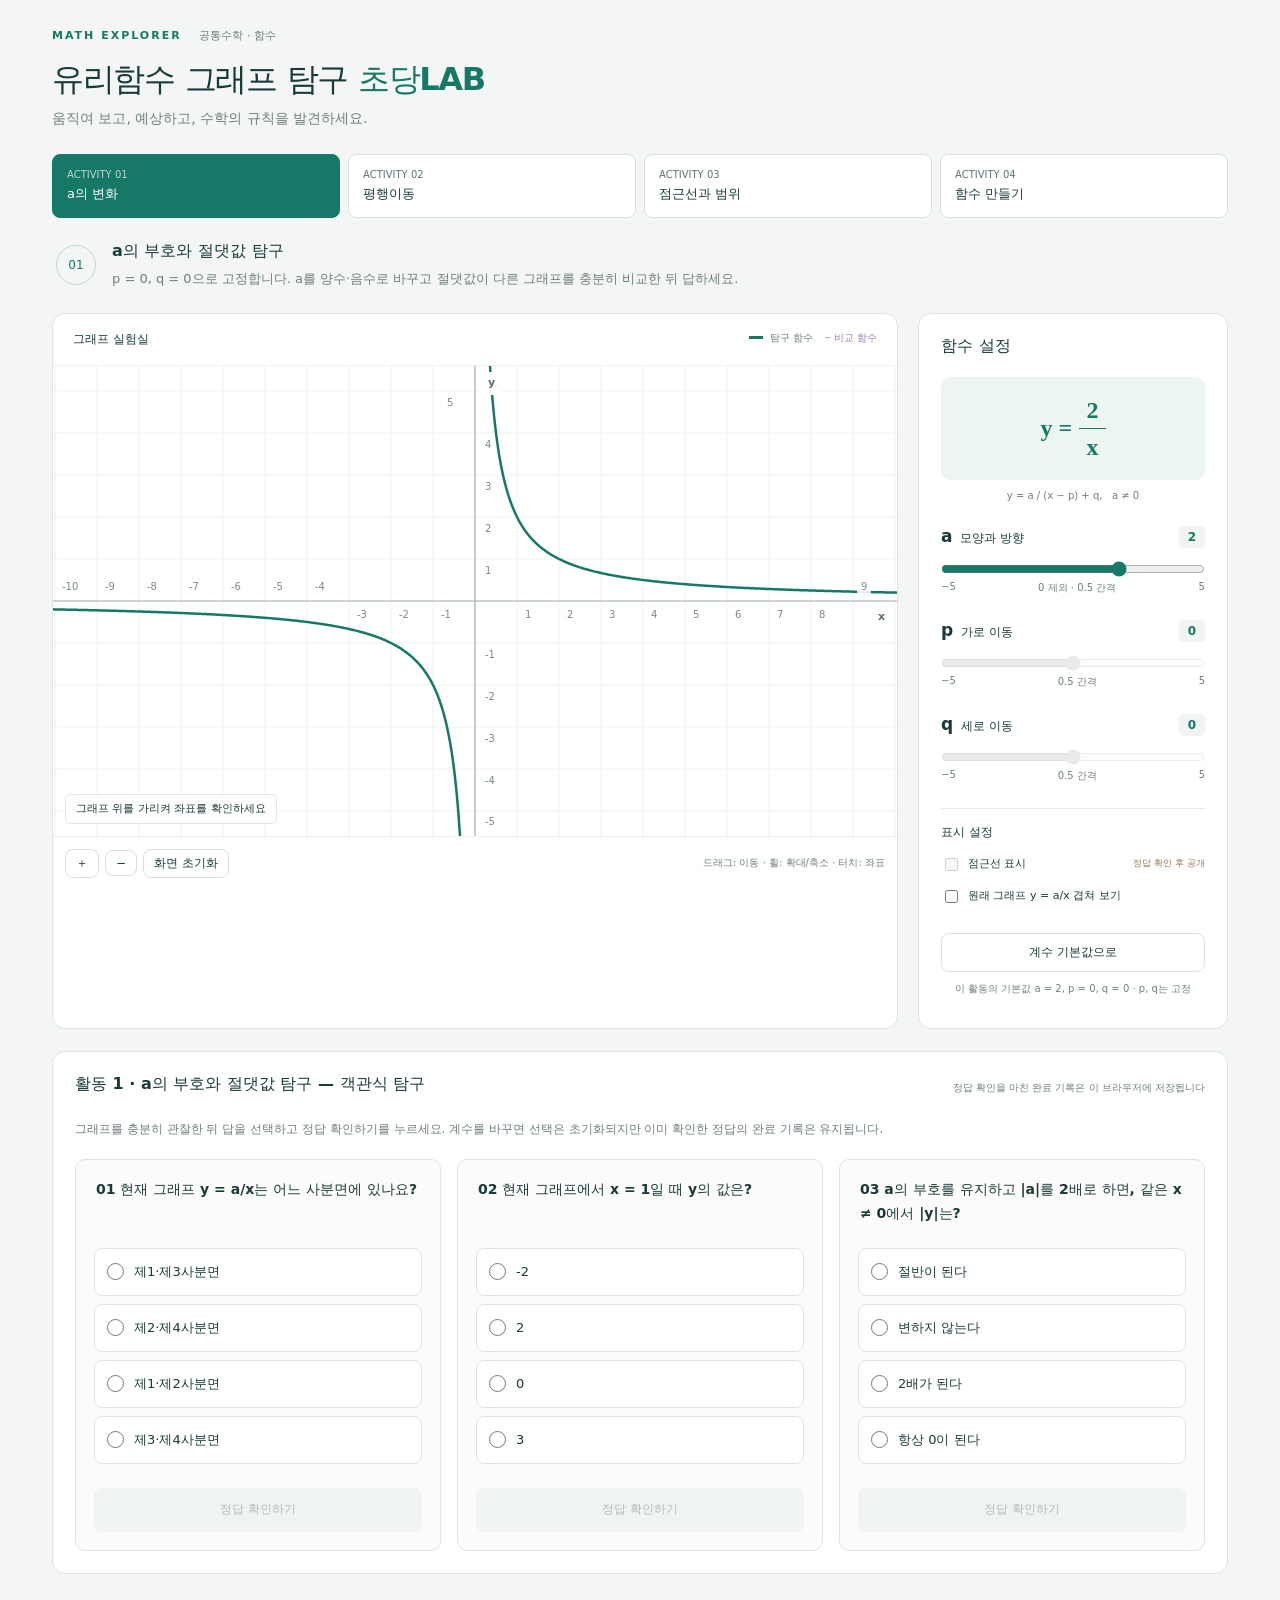
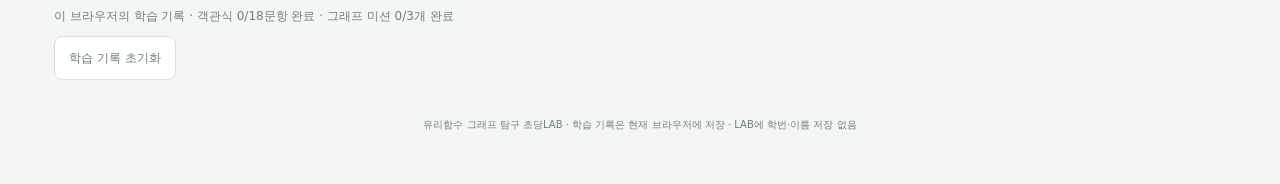
<file: index.html>
<!-- tools/build.py로 생성됨. 화면 구조는 tools/index.template.html에서 편집하세요. -->
<!doctype html>
<html lang="ko"><head><meta charset="utf-8"><meta name="viewport" content="width=device-width,initial-scale=1"><title>유리함수 그래프 탐구 초당LAB</title><link rel="icon" href="data:,"><!-- 편집 원본: style.css -->
<style>
:root{font-family:system-ui,-apple-system,"Segoe UI",sans-serif;color:#183b3a;background:#f3f6f4;font-synthesis:none;--green:#167968;--muted:#6c807b}*{box-sizing:border-box}body{margin:0}header,main{max-width:1240px;margin:auto;padding:28px 32px}header{padding-bottom:26px}.brand{font-size:11px;letter-spacing:2px;color:var(--green);font-weight:800}.brand span{letter-spacing:0;color:var(--muted);margin-left:12px;font-weight:500}h1{font-size:32px;letter-spacing:-1.3px;margin:15px 0 8px}em{font-style:normal;color:var(--green)}header p{font-size:14px;color:var(--muted);margin:0}main{padding-top:0}nav{display:grid;grid-template-columns:repeat(4,1fr);gap:8px}button{font:inherit;cursor:pointer;border:1px solid #d7e2dc;background:white;border-radius:8px;color:inherit;padding:10px 14px}button:hover{background:#eaf3ee}button:focus-visible,input:focus-visible,textarea:focus-visible{outline:3px solid #dc9a45;outline-offset:3px}nav button{text-align:left;font-size:13px;padding:14px}nav button span{display:block;font-size:10px;margin-bottom:5px;opacity:.7}nav button.active{background:var(--green);color:white;border-color:var(--green)}.prompt{display:flex;gap:16px;align-items:center;padding:23px 4px}.prompt>span{font-size:12px;color:var(--green);border:1px solid #bed9cb;border-radius:50%;width:40px;height:40px;display:grid;place-items:center;flex-shrink:0}h2{font-size:16px;margin:0 0 7px}.prompt p{font-size:13px;margin:0;color:var(--muted);line-height:1.6}.workspace{display:grid;grid-template-columns:minmax(0,1fr) 310px;gap:20px}.plot-panel,aside,.notes{background:white;border:1px solid #dce5df;border-radius:13px;overflow:hidden}.plot-head{display:flex;justify-content:space-between;padding:17px 20px;font-size:12px;border-bottom:1px solid #edf0ed}.plot-head span{font-size:10px;color:var(--muted)}i{display:inline-block;background:var(--green);width:14px;height:3px;vertical-align:middle;margin-right:4px}.compare-key{color:#9b7cba;font-weight:500;margin-left:8px}#plotWrap{height:470px;position:relative;overflow:hidden}canvas{width:100%;height:100%;display:block;touch-action:none}#coordinate{position:absolute;bottom:12px;left:12px;pointer-events:none;font-size:11px;background:#fffffff0;border:1px solid #e1e9e4;padding:6px 10px;border-radius:5px}.tools{padding:12px;display:flex;gap:6px;align-items:center;border-top:1px solid #edf0ed}.tools button{padding:5px 10px;font-size:12px}.tools small{margin-left:auto;font-size:10px;color:var(--muted)}aside{padding:22px}#formula{background:#edf5f0;border-radius:9px;text-align:center;padding:20px 5px;font-size:22px;font-weight:650;margin-top:20px;color:var(--green)}.hint{font-size:10px;color:var(--muted);text-align:center}.slider-row{margin:25px 0}.slider-label{display:flex;align-items:center;justify-content:space-between;font-size:12px}.slider-label b{font-size:17px}.slider-label output{background:#f0f5f2;padding:4px 9px;border-radius:5px;font-weight:650;color:var(--green)}input[type=range]{width:100%;accent-color:var(--green);margin:13px 0 2px}.range-label{display:flex;justify-content:space-between;color:var(--muted);font-size:10px}.settings{border-top:1px solid #e4ebe6;padding-top:15px}h3{font-size:12px;margin:0 0 14px}.settings label{display:flex;align-items:center;gap:7px;font-size:11px;margin:13px 0;line-height:1.5}input[type=checkbox]{accent-color:var(--green)}#locked{font-size:9px;color:#9a7747;margin-left:auto}.secondary{width:100%;font-size:12px;margin-top:14px}.notes{margin-top:22px;padding:22px}.section-heading{display:flex;justify-content:space-between;align-items:center;margin-bottom:17px}.section-heading span{font-size:10px;color:var(--muted)}.note-grid{display:grid;grid-template-columns:repeat(3,1fr);gap:16px}.note-grid label{display:flex;flex-direction:column;gap:7px}.note-grid b{font-size:12px;color:var(--green)}.note-grid span{font-size:11px;color:var(--muted)}textarea{resize:vertical;min-height:90px;border:1px solid #dce5df;border-radius:7px;background:#fbfcfa;padding:12px;font-family:inherit;font-size:12px;line-height:1.7;width:100%;color:inherit}.check-row{display:flex;justify-content:space-between;align-items:center;gap:10px;margin-top:16px}.check-row p{font-size:11px;color:var(--muted)}.primary{background:var(--green);color:white;border:0;font-size:12px;min-width:130px}.primary:hover{background:#105f51}.primary span{margin-left:20px}#result{margin-top:16px;background:#edf5f0;padding:16px;font-size:13px;line-height:1.9;border-radius:8px}footer{text-align:center;font-size:10px;color:var(--muted);padding:24px}@media(max-width:850px){header,main{padding-left:18px;padding-right:18px}.workspace{grid-template-columns:minmax(0,1fr) 260px}#plotWrap{height:470px}.tools small{display:none}nav button{font-size:11px;padding:10px}h1{font-size:27px}}@media(max-width:620px){.workspace{grid-template-columns:1fr}#plotWrap{height:400px}.note-grid{grid-template-columns:1fr}nav{grid-template-columns:repeat(2,1fr)}.section-heading{align-items:start;gap:8px;flex-direction:column}.plot-head{padding:14px 10px}header{padding-top:22px}.check-row{align-items:start}.brand span{display:none}}
/* 활동별 객관식 탐구와 목표 미션 */
[hidden]{display:none!important}button:disabled{cursor:default;opacity:.45;background:#e4ebe7;color:#5c746a}input[type=range]:disabled{opacity:.4;cursor:not-allowed}.quiz-guide{font-size:12px;color:var(--muted);line-height:1.7}.quiz-grid{display:grid;grid-template-columns:repeat(3,minmax(0,1fr));gap:16px;margin-top:20px}.quiz-card{border:1px solid #dce5df;border-radius:10px;padding:18px;background:#fbfcfa}.quiz-card fieldset{border:0;padding:0;margin:0 0 16px;min-width:0}.quiz-card legend{font-size:14px;font-weight:700;line-height:1.7;margin-bottom:14px;min-height:48px}.answer-option{display:flex;align-items:center;gap:10px;border:1px solid #dce5df;border-radius:8px;background:white;padding:12px;min-height:48px;margin:8px 0;font-size:13px;cursor:pointer;line-height:1.6}.answer-option:has(input:checked){border-color:var(--green);background:#edf5f0}.answer-option input{accent-color:var(--green);flex-shrink:0;margin:0;width:17px;height:17px}.quiz-check{width:100%;min-height:44px}.quiz-feedback{font-size:12px;line-height:1.9;margin:14px 0 0}.quiz-card.correct{border-color:#368e72}.quiz-card.incorrect{border-color:#c78a40}.quiz-card.incorrect .quiz-feedback{color:#8a5826}.mission-actions{display:flex;flex-wrap:wrap;gap:10px}.mission-actions button{min-height:44px}.target-key{color:#b52f2f!important}#missionPanel>p{font-size:14px;line-height:1.8}.mission-success,.mission-retry,.solution{padding:14px;margin-top:16px;border-radius:8px;font-size:13px;line-height:1.9}.mission-success,.solution{background:#edf5f0}.mission-retry{background:#fff4e7;color:#875626}@media(max-width:950px){.quiz-grid{grid-template-columns:1fr}.quiz-card legend{min-height:0}.answer-option{min-height:48px}}@media(min-width:621px) and (max-width:850px){#plotWrap{height:520px}}
/* 활동 4: 단계별 미션과 그래프 안의 성공 알림 */
.mission-choices{display:flex;gap:10px;flex-wrap:wrap;margin:16px 0}.mission-choices button{min-height:46px}.mission-choices button[aria-pressed=true]{outline:2px solid var(--green);outline-offset:2px}.mission-choices .mission-done{color:var(--green);background:#edf5f0;border-color:#95c7ad}#missionProgress{font-weight:700;color:var(--green)}#successOverlay{position:absolute;inset:0;display:grid;place-items:center;pointer-events:none;z-index:2;font-size:clamp(48px,8vw,84px);font-weight:900;color:#126852;text-shadow:0 2px 0 white,0 0 20px white,0 0 40px white;animation:success-appear .2s ease-out}#nextMission:disabled{opacity:.5}@keyframes success-appear{from{opacity:0;transform:scale(.9)}to{opacity:1;transform:scale(1)}}@media(prefers-reduced-motion:reduce){#successOverlay{animation:none}}
/* 모든 활동에 공통인 세로 분수: 외부 수식 라이브러리 없이 표시 */
#formula{font-family:Cambria,"Times New Roman",serif;font-size:clamp(19px,2.2vw,24px);font-weight:600;padding:18px 8px;min-height:98px;display:flex;align-items:center;justify-content:center;min-width:0}.math-equation{display:inline-flex;align-items:center;justify-content:center;gap:.22em;white-space:nowrap;max-width:100%;line-height:1.25}.math-fraction{display:inline-grid;grid-template-rows:auto auto;text-align:center;vertical-align:middle}.math-numerator{padding:0 .3em .12em;border-bottom:1.6px solid currentColor}.math-denominator{padding:.12em .24em 0}.math-prefix{margin-right:.08em}.math-negative{margin-right:-.12em}.math-offset{margin-left:.06em}#graphLabels{position:absolute;inset:0;pointer-events:none;overflow:hidden}.graph-label{position:absolute;white-space:nowrap;line-height:1.35;font:11px/1.35 system-ui,sans-serif;padding:3px 6px;border-radius:4px;background:#fffffff5;color:#5c7267;border:1px solid transparent;box-sizing:border-box}.graph-label.tick{font-size:10px;color:#788c81;padding:1px 3px;background:#ffffffdf}.graph-label.axis{font-style:italic;font-weight:600}.graph-label.asymptote{color:#8c601e;background:#fffaf0;border-color:#eddbb9}.graph-label.target-asymptote{color:#b23737;background:#fff7f7;border-color:#efcece}.graph-label.target-point{font-size:12px;font-weight:700;color:#b52f2f;background:white;border-color:#edbebe;box-shadow:0 1px 4px #78313112}#coordinate{max-width:calc(100% - 24px);line-height:1.45}#successOverlay{z-index:3}@media(max-width:360px){#formula{font-size:19px}.math-equation{gap:.14em}}
.label-leader{position:absolute;inset:0;pointer-events:none}.label-leader line{stroke:#cf7373;stroke-width:1;stroke-dasharray:3 3}
/* 활동 4 전용: 메뉴 → 간결한 미션 카드 → 기존 그래프/함수 설정 */
main:has(#missionPanel:not([hidden]))>.prompt{display:none}
#missionPanel{display:grid;gap:8px;margin:12px 0;padding:14px 18px}
#missionPanel .mission-heading{display:flex;align-items:center;justify-content:space-between;gap:12px}
#missionPanel .mission-heading h2{margin:0;font-size:16px;line-height:1.5}
#missionPanel #missionProgress{margin:0;font-size:13px;line-height:1.5;white-space:nowrap}
#missionPanel .mission-choices{gap:8px;margin:0;padding:3px 2px}
#missionPanel .mission-choices button{min-height:44px;padding:8px 14px;font-size:13px;line-height:1.4}
#missionPanel #missionDescription{margin:0;font-size:14px;line-height:1.6;word-break:keep-all;overflow-wrap:anywhere}
#missionPanel .mission-actions{gap:8px;margin:0}
#missionPanel .mission-actions button{min-height:44px;padding:8px 14px;font-size:13px;line-height:1.4;white-space:nowrap}
#missionPanel #missionFeedback,#missionPanel #missionSolution,#missionPanel #challengeComplete{margin:0;padding:6px 10px;font-size:12px;line-height:1.6;overflow-wrap:anywhere}
@media(max-width:620px){#missionPanel{padding:12px;gap:8px}#missionPanel .mission-heading{gap:8px}#missionPanel .mission-heading h2{font-size:15px}#missionPanel #missionProgress{font-size:12px}#missionPanel .mission-choices{display:grid;grid-template-columns:repeat(3,minmax(0,1fr))}#missionPanel .mission-choices button{padding:7px 4px;font-size:12px;overflow-wrap:anywhere}#missionPanel .mission-actions button{flex:1 1 auto}#missionPanel #missionDescription{font-size:13px}}
/* 브라우저에 남기는 익명 학습 완료 기록과 완료 입력 창 */
.question-complete{display:inline-block;margin-left:8px;font-size:11px;line-height:1.5;color:var(--green);font-weight:700}.activity-complete{box-shadow:inset 0 -3px 0 #63b896}.learning-status{margin-top:18px;padding:14px 2px;font-size:12px;color:var(--muted)}.learning-status p{line-height:1.7;margin:0 0 10px}.learning-status>div{display:flex;gap:8px;flex-wrap:wrap}.learning-status button{font-size:12px;min-height:44px}#storageNotice{color:#8a5826}#completionDialog{width:min(540px,calc(100% - 32px));max-height:calc(100dvh - 40px);border:1px solid #dce5df;border-radius:16px;padding:0;color:#183b3a;background:white;box-shadow:0 16px 70px #133e3633}#completionDialog::backdrop{background:#143b3466}.completion-content{padding:26px}#completionMessage{font-size:18px;line-height:1.7;word-break:keep-all}#completionScope{font-size:12px;color:var(--muted);line-height:1.7;margin:14px 0 20px}#completionForm{display:grid;gap:9px}#completionForm label{font-size:13px;font-weight:700}#completionForm input{font:inherit;font-size:16px;padding:12px;border:1px solid #cfddd4;border-radius:8px;width:100%;min-width:0}#submissionStatus{font-size:12px;line-height:1.8;color:var(--muted);margin:8px 0;overflow-wrap:anywhere}.completion-actions{display:flex;gap:8px;flex-wrap:wrap}.completion-actions button{min-height:44px;font-size:13px}@media(max-width:420px){.completion-content{padding:20px}#completionMessage{font-size:17px}.completion-actions button{flex:1 1 auto}}
/* Google Apps Script의 기존 제출 화면을 여는 완료 팝업 */
#completionDialog:has(iframe){width:min(760px,calc(100% - 32px))}.submission-link{display:inline-flex;align-items:center;justify-content:center;text-decoration:none;padding:10px 14px;border-radius:8px;font-size:13px;min-height:44px;line-height:1.5}.submission-link[aria-disabled=true]{opacity:.5;cursor:default;pointer-events:none}.submission-link:focus-visible{outline:3px solid #dc9a45;outline-offset:3px}#submissionFrameHost{margin-top:14px;border:1px solid #dce5df;border-radius:9px;overflow:hidden;background:#f7faf8}#submissionFrameHost iframe{display:block;width:100%;height:440px;height:min(440px,55dvh);min-height:280px;border:0}.submission-privacy{font-size:11px;line-height:1.8;color:var(--muted);margin:14px 0 0}#submissionStatus{margin-top:14px}@media(max-width:420px){.completion-actions .submission-link{flex:1 1 100%}#submissionFrameHost iframe{min-height:260px}}
</style></head>
<body><header><div class="brand">MATH EXPLORER <span>공통수학 · 함수</span></div><h1>유리함수 그래프 탐구 <em>초당LAB</em></h1><p>움직여 보고, 예상하고, 수학의 규칙을 발견하세요.</p></header>
<main><p id="runtime-status" role="status">그래프를 준비하고 있습니다. 이 문구가 계속 보이면 미리보기의 JavaScript 실행 허용 여부를 확인해 주세요.</p><noscript><p>이 탐구 도구는 JavaScript가 필요합니다. 브라우저에서 JavaScript를 허용하고 다시 열어 주세요.</p></noscript><nav aria-label="탐구 활동" id="activities"></nav><section class="prompt"><span id="step"></span><div><h2 id="activityTitle"></h2><p id="question"></p></div></section>
<section id="missionPanel" class="notes" hidden aria-labelledby="missionTitle"><div class="mission-heading"><h2 id="missionTitle">목표 그래프 만들기</h2><p id="missionProgress" role="status"></p></div><div id="missionChoices" class="mission-choices" aria-label="미션 선택"></div><p id="missionDescription"></p><div class="mission-actions"><button id="checkMission" class="primary">미션 확인하기</button><button id="showSolution" disabled>정답 해설</button><button id="nextMission" class="primary" disabled>다음 미션 →</button><button id="restartChallenge">처음부터 다시 도전</button></div><div id="missionFeedback" role="status" hidden></div><div id="missionSolution" class="solution" hidden></div><p id="challengeComplete" class="mission-success" role="status" hidden>축하합니다! 유리함수 그래프 챌린지의 모든 미션을 완료했습니다!</p></section>
<div class="workspace"><section class="plot-panel" aria-label="좌표평면"><div class="plot-head"><strong>그래프 실험실</strong><span><i></i> 탐구 함수 <b class="compare-key">┄ 비교 함수</b></span></div><div id="plotWrap"><canvas id="plot" aria-label="유리함수 그래프. 드래그로 이동하고 휠로 확대할 수 있습니다."></canvas><div id="graphLabels" aria-label="좌표와 점근선 레이블"></div><div id="successOverlay" role="status" aria-live="polite" hidden>성공!</div><output id="coordinate">그래프 위를 가리켜 좌표를 확인하세요</output></div><div class="tools"><button id="zoomIn" aria-label="확대">＋</button><button id="zoomOut" aria-label="축소">−</button><button id="resetView">화면 초기화</button><small>드래그: 이동 · 휠: 확대/축소 · 터치: 좌표</small></div></section>
<aside><h2>함수 설정</h2><div id="formula" aria-live="polite"></div><p class="hint">y = a / (x − p) + q, &nbsp; a ≠ 0</p><div id="sliders"></div><div class="settings"><h3>표시 설정</h3><label><input type="checkbox" id="asymptotes" disabled> 점근선 표시 <span id="locked">정답 확인 후 공개</span></label><label><input type="checkbox" id="compare"> 원래 그래프 y = a/x 겹쳐 보기</label></div><button id="resetAll" class="secondary">계수 기본값으로</button><p class="hint" id="controlHint"></p></aside></div>

<section class="notes" aria-labelledby="quizTitle"><div class="section-heading"><h2 id="quizTitle"></h2><span>정답 확인을 마친 완료 기록은 이 브라우저에 저장됩니다</span></div><p class="quiz-guide" id="quizGuide"></p><div id="quizCards" class="quiz-grid"></div></section><section class="learning-status" aria-label="전체 학습 진행"><p id="learningProgress" role="status"></p><p id="storageNotice" hidden>이 환경에서는 브라우저 저장을 사용할 수 없습니다. 새로고침하면 기록이 사라질 수 있습니다.</p><div><button id="reopenCompletion" hidden>완료 메시지 열기</button><button id="resetLearning">학습 기록 초기화</button></div></section><footer>유리함수 그래프 탐구 초당LAB · 학습 기록은 현재 브라우저에 저장 · LAB에 학번·이름 저장 없음</footer></main><dialog id="completionDialog" aria-labelledby="completionMessage" aria-describedby="completionScope"><div class="completion-content"><h2 id="completionMessage">수고했습니다. 모든 활동이 완벽해요. 수학 선생님께 완료메세지를 보내기 위해 학번과 이름을 입력해주세요.</h2><p id="completionScope">현재 브라우저의 학습 기록에 따른 완료입니다. 서버에서 검증된 학습 결과가 아닙니다.</p><div class="completion-actions"><a id="openSubmissionNewTab" class="primary submission-link" target="_blank" rel="noopener noreferrer" referrerpolicy="no-referrer" aria-disabled="true" tabindex="-1">새 탭에서 제출하기</a><button id="hideSubmissionFrame" type="button" hidden>화면이 보이지 않아요</button><button id="closeCompletion" type="button">나중에 제출</button></div><p id="submissionStatus" role="status"></p><div id="submissionFrameHost" hidden></div><p class="submission-privacy">학번과 이름은 교사의 Google Apps Script 제출 화면에서만 입력합니다. LAB은 입력값을 읽거나 저장하지 않으며 전송 성공을 표시하지 않습니다. 제출 결과는 해당 화면의 안내와 교사의 구글시트에서 확인하세요.</p></div></dialog><!-- 편집 원본: math.js -->
<script>
/* Pure mathematical helpers shared by the browser and the regression tests. */
(function(root){
  const A_VALUES=Array.from({length:21},(_,i)=>(i-10)/2).filter(v=>v!==0);
  const MISSION_A_VALUES=Array.from({length:41},(_,i)=>(i-20)/2).filter(v=>v!==0);
  function value(x,a,p,q){return x===p?NaN:a/(x-p)+q;}
  function formula(a,p,q){return `y = ${a} / (${p===0?'x':p<0?`x + ${-p}`:`x − ${p}`})${q===0?'':q<0?` − ${-q}`:` + ${q}`}`;}
  function toScreen(x,y,v){return {x:v.width/2+(x-v.cx)*v.scale,y:v.height/2-(y-v.cy)*v.scale};}
  function toWorld(x,y,v){return {x:v.cx+(x-v.width/2)/v.scale,y:v.cy-(y-v.height/2)/v.scale};}
  // Sample separately on each side of the pole. Only retain points inside
  // a padded viewport; insert intersections with the top/bottom edges so
  // a branch cannot disappear when its visible portion is very narrow.
  function branches(a,p,q,v){
    const left=v.cx-v.width/(2*v.scale),right=v.cx+v.width/(2*v.scale);
    const bottom=v.cy-(v.height/2+4)/v.scale,top=v.cy+(v.height/2+4)/v.scale;
    return [[left,Math.min(p,right)],[Math.max(p,left),right]].map(([lo,hi])=>{
      if(lo>=hi)return [];
      const xs=[lo,hi];
      for(let px=0;px<=v.width;px++){const x=left+px/v.scale;if(x>lo&&x<hi)xs.push(x);}
      for(const y of [bottom,top]){if(y!==q){const x=p+a/(y-q);if(x>lo&&x<hi)xs.push(x);}}
      return xs.sort((x,y)=>x-y).filter(x=>x!==p).map(x=>({x,y:value(x,a,p,q)})).filter(pt=>Number.isFinite(pt.y)&&pt.y>=bottom-1e-8&&pt.y<=top+1e-8);
    });
  }
  // Mission definitions must have a nonzero solution and be reachable by the sliders.
  function makeMission(p,q,x,y){
    const a=(y-q)*(x-p);
    if(![p,q,x,y,a].every(Number.isFinite)||x===p||a===0||
      !Number.isInteger(a*2)||Math.abs(a)>10||
      ![p,q].every(n=>n>=-5&&n<=5&&Number.isInteger(n*2)))
      throw new Error('슬라이더로 만들 수 없는 미션입니다. 목표점과 점근선 조건을 확인하세요.');
    return Object.freeze({p,q,x,y,a});
  }
  function checkMission(a,p,q,target){
    const valid=[a,p,q].every(Number.isFinite)&&a!==0;
    const actual=valid?value(target.x,a,p,q):NaN;
    const near=(x,y)=>Number.isFinite(x)&&Math.abs(x-y)<=1e-9;
    const vertical=valid&&near(p,target.p),horizontal=valid&&near(q,target.q);
    const point=valid&&near(actual,target.y);
    return {vertical,horizontal,point,actual,success:vertical&&horizontal&&point};
  }
  const api={A_VALUES,MISSION_A_VALUES,value,formula,toScreen,toWorld,branches,makeMission,checkMission};
  if(typeof module!=='undefined')module.exports=api;else root.LabMath=api;
})(typeof window!=='undefined'?window:globalThis);
</script><!-- 편집 원본: progress.js -->
<script>
/* Only completion flags and anonymous submission metadata are persisted. */
(function(root){
 const KEY='chodang-lab-progress-v1',VERSION=1;
 const matrix=()=>Array.from({length:3},()=>[false,false,false]);
 function empty(){return {version:VERSION,quiz:matrix(),missionQuiz:matrix(),missions:[false,false,false],submission:null};}
 function normalize(raw){
   const clean=empty();if(!raw||raw.version!==VERSION)return clean;
   for(const key of ['quiz','missionQuiz'])for(let i=0;i<3;i++)for(let j=0;j<3;j++)clean[key][i][j]=raw[key]?.[i]?.[j]===true;
   for(let i=0;i<3;i++)clean.missions[i]=raw.missions?.[i]===true&&(i===0||clean.missions[i-1]);
   const s=raw.submission;
   if(s&&typeof s.id==='string'&&/^[a-zA-Z0-9-]{8,100}$/.test(s.id)&&typeof s.submittedAt==='string'&&Number.isFinite(Date.parse(s.submittedAt)))clean.submission={id:s.id,submittedAt:s.submittedAt,confirmed:s.confirmed===true};
   return clean;
 }
 function createStore(storage){
   let state=empty(),available=Boolean(storage);
   try{if(storage)state=normalize(JSON.parse(storage.getItem(KEY)));}catch{available=false;}
   function save(){try{if(storage){storage.setItem(KEY,JSON.stringify(state));available=true;}}catch{available=false;}}
   const valid=n=>Number.isInteger(n)&&n>=0&&n<3;
   function row(activity,mission){return activity===3?(valid(mission)?state.missionQuiz[mission]:null):(valid(activity)?state.quiz[activity]:null);}
   const store={
     get missions(){return state.missions;},get storageAvailable(){return available;},
     isQuestionDone:(activity,mission,i)=>valid(i)&&row(activity,mission)?.[i]===true,
     markQuestion(activity,mission,i){const r=row(activity,mission);if(valid(i)&&r&&!r[i]){r[i]=true;save();}},
     markMission(i){if(valid(i)&&(i===0||state.missions[i-1])&&!state.missions[i]){state.missions[i]=true;save();}},
     activityDone(i){return i===3?state.missionQuiz.flat().every(Boolean)&&state.missions.every(Boolean):valid(i)&&state.quiz[i].every(Boolean);},
     allComplete:()=>state.quiz.flat().every(Boolean)&&state.missionQuiz.flat().every(Boolean)&&state.missions.every(Boolean),
     counts:()=>({questions:[...state.quiz.flat(),...state.missionQuiz.flat()].filter(Boolean).length,missions:state.missions.filter(Boolean).length}),
     restartMissions(){state.missions.fill(false);state.missionQuiz=matrix();state.submission=null;save();},
     reset(){state.quiz=matrix();state.missionQuiz=matrix();state.missions.fill(false);state.submission=null;save();},
     submission(){return state.submission?{...state.submission}:null;},
     beginSubmission(){
       if(!store.allComplete())throw new Error('모든 활동을 먼저 완료해 주세요.');
       if(!state.submission){const id=root.crypto?.randomUUID?.()||`local-${Date.now()}-${Math.random().toString(36).slice(2)}`;state.submission={id,submittedAt:new Date().toISOString(),confirmed:false};save();}
       return {...state.submission};
     },
     confirmSubmission(id){if(store.allComplete()&&state.submission?.id===id){state.submission.confirmed=true;save();}},
     snapshot:()=>JSON.parse(JSON.stringify(state))
   };
   return store;
 }
 const api={KEY,createStore,normalize};
 if(typeof module!=='undefined')module.exports=api;else root.LabProgress=api;
})(typeof window!=='undefined'?window:globalThis);
</script><!-- 편집 원본: submission.js -->
<script>
/* Apps Script 제출 화면 연결 설정. 교사가 제공한 웹앱 URL을 사용합니다.
 * 이 모듈은 화면만 엽니다. 학번·이름을 읽거나 전송 성공을 판정하지 않습니다.
 */
(function(root){
 const config={
   url:'https://script.google.com/macros/s/AKfycby6pO3ZDO-pX4WTD7lJWeyYwmjN9QnIIEphnRzo0tBPrBjJa8LXpN_X-qfd50RRL1WDzQ/exec',       // 교사의 https://script.google.com/macros/s/.../exec URL
   embed:true    // iframe이 허용되지 않는 경우 false: 새 탭 방식만 사용
 };
 function webAppUrl(){
   try{
     const u=new URL(config.url);
     if(u.protocol!=='https:'||u.hostname!=='script.google.com'||!/^\/macros\/s\/[A-Za-z0-9_-]+\/exec$/.test(u.pathname)||u.search||u.hash||u.username||u.password||u.port)return '';
     return u.href;
   }catch{return '';}
 }
 function createFrame(){
   const url=webAppUrl();if(!url||!config.embed)return null;
   const frame=document.createElement('iframe');
   frame.title='Google Apps Script 학번·이름 제출 화면';frame.referrerPolicy='no-referrer';
   frame.setAttribute('sandbox','allow-forms allow-scripts allow-same-origin allow-popups allow-popups-to-escape-sandbox');
   frame.src=url;
   return frame;
 }
 root.LabSubmission={config,webAppUrl,isConfigured:()=>Boolean(webAppUrl()),createFrame};
})(window);
</script><!-- 편집 원본: app.js -->
<script>
const M=LabMath,$=id=>document.getElementById(id);
let learningStorage=null;try{learningStorage=window.localStorage;}catch{}
const progress=LabProgress.createStore(learningStorage);
let completionNotified=false;
const missions=[
 {name:'기본',target:M.makeMission(-2,3,-1,5)},
 {name:'응용',target:M.makeMission(1,-2,3,-3)},
 {name:'도전',target:M.makeMission(-1,2,1,-1)}
];
let missionIndex=0,target=missions[0].target;
const completed=progress.missions;
let successTimer=null;
function aValues(){return activity===3?M.MISSION_A_VALUES:M.A_VALUES;}
const activities=[
 {label:'a의 변화',title:'a의 부호와 절댓값 탐구',prompt:'p = 0, q = 0으로 고정합니다. a를 양수·음수로 바꾸고 절댓값이 다른 그래프를 충분히 비교한 뒤 답하세요.',defaults:[2,0,0]},
 {label:'평행이동',title:'p, q에 따른 평행이동',prompt:'비교 그래프 y = a/x와 겹쳐 보세요. p와 q를 하나씩 바꾸며 좌우·상하 이동을 관찰한 뒤 답하세요.',defaults:[2,1,-1]},
 {label:'점근선과 범위',title:'점근선·정의역·치역 예측',prompt:'먼저 그래프를 관찰해 점근선과 가질 수 없는 값을 예상하세요. 답을 확인하면 현재 점근선을 표시하거나 숨길 수 있습니다.',defaults:[-2,1,2]},
 {label:'함수 만들기',title:'조건에 맞는 유리함수 만들기',prompt:'빨간 목표점과 목표 점근선을 관찰하고 계수를 조절하세요. 조건을 모두 만족하면 자동으로 성공하며 다음 미션이 열립니다.',defaults:[1,0,0]}
];
let a=2,p=0,q=0,activity=0,questions=[],answers=[],solutionOpen=false;
const v={cx:0,cy:0,scale:42,width:0,height:0};
const canvas=$('plot'),ctx=canvas.getContext('2d');
activities.forEach((item,i)=>{const b=document.createElement('button');b.innerHTML=`<span>ACTIVITY 0${i+1}</span>${item.label}`;b.onclick=()=>selectActivity(i);$('activities').append(b);});
for(const key of ['a','p','q']){
 const row=document.createElement('div');row.className='slider-row';
 row.innerHTML=`<label class="slider-label" for="slider-${key}"><span><b>${key}</b> &nbsp;${{a:'모양과 방향',p:'가로 이동',q:'세로 이동'}[key]}</span><output id="value-${key}"></output></label><input id="slider-${key}" type="range" min="${key==='a'?0:-5}" max="${key==='a'?19:5}" step="${key==='a'?1:.5}"><div class="range-label"><span>−5</span><span>${key==='a'?'0 제외 · ':''}0.5 간격</span><span>5</span></div>`;
 $('sliders').append(row);
 $(`slider-${key}`).oninput=e=>{
   if(e.target.disabled)return;
   const n=Number(e.target.value);if(key==='a')a=aValues()[n];if(key==='p')p=n;if(key==='q')q=n;
   resetQuiz();solutionOpen=false;$('missionSolution').hidden=true;
   if(activity===3)renderMission();sync();
 };
}
// A single renderer for every activity; HTML/CSS fractions need no CDN or font download.
function renderFormula(element,a,p,q){
 element.replaceChildren();element.setAttribute('role','math');element.setAttribute('aria-label',M.formula(a,p,q));
 const equation=document.createElement('span');equation.className='math-equation';equation.setAttribute('aria-hidden','true');
 const part=(text,className)=>{const span=document.createElement('span');span.className=className;span.textContent=text;return span;};
 equation.append(part('y =','math-prefix'));
 if(a<0)equation.append(part('−','math-negative'));
 const fraction=document.createElement('span');fraction.className='math-fraction';
 fraction.append(part(String(Math.abs(a)),'math-numerator'),part(p===0?'x':`x ${p<0?'+':'−'} ${Math.abs(p)}`,'math-denominator'));
 equation.append(fraction);if(q!==0)equation.append(part(`${q<0?'−':'+'} ${Math.abs(q)}`,'math-offset'));
 element.append(equation);
}
function sync(){
 for(const [key,num] of Object.entries({a,p,q})){
   $(`slider-${key}`).value=key==='a'?aValues().indexOf(num):num;
   $(`slider-${key}`).setAttribute('aria-valuetext',String(num));$(`value-${key}`).textContent=num;
   $(`slider-${key}`).disabled=activity===0&&key!=='a';
 }
 renderFormula($('formula'),a,p,q);draw();
}
function resetView(){v.cx=0;v.cy=activity===3?target.y/2:0;v.scale=42;}
function selectActivity(i){
 cancelSuccess();activity=i;[a,p,q]=activities[i].defaults;
 const aSlider=$('slider-a');aSlider.max=aValues().length-1;
 const limits=aSlider.parentElement.querySelectorAll('.range-label span');limits[0].textContent=i===3?'−10':'−5';limits[2].textContent=i===3?'10':'5';
 [...$('activities').children].forEach((b,n)=>{b.classList.toggle('active',n===i);b.setAttribute('aria-pressed',n===i);});
 $('step').textContent=`0${i+1}`;$('activityTitle').textContent=activities[i].title;$('question').textContent=activities[i].prompt;
 $('quizTitle').textContent=`활동 ${i+1} · ${activities[i].title} — 객관식 탐구`;
 $('quizGuide').textContent='그래프를 충분히 관찰한 뒤 답을 선택하고 정답 확인하기를 누르세요. 계수를 바꾸면 선택은 초기화되지만 이미 확인한 정답의 완료 기록은 유지됩니다.';
 $('compare').checked=i===1;$('missionPanel').hidden=i!==3;solutionOpen=false;
 $('missionFeedback').hidden=true;$('missionSolution').hidden=true;
 $('controlHint').textContent=`이 활동의 기본값 a = ${a}, p = ${p}, q = ${q}${i===0?' · p, q는 고정':''}`;
 $('coordinate').textContent='그래프 위를 가리켜 좌표를 확인하세요';
 resetView();resetQuiz();if(i===3){renderMissionControls();renderMission();}sync();updateLearningStatus();
}
function question(title,correct,distractors,explain,index){
 const options=[...new Set(distractors)].filter(x=>x!==correct).slice(0,3);
 options.splice(index%4,0,correct);
 return {title,options,correct:options.indexOf(correct),explain};
}
function makeQuestions(){
 const horizontal=p===0?'가로 이동 없음':`${p>0?'오른쪽':'왼쪽'}으로 ${Math.abs(p)}`;
 const vertical=q===0?'세로 이동 없음':`${q>0?'위':'아래'}로 ${Math.abs(q)}`;
 const banks=[
  [
   ['현재 그래프 y = a/x는 어느 사분면에 있나요?',a>0?'제1·제3사분면':'제2·제4사분면',['제1·제3사분면','제2·제4사분면','제1·제2사분면','제3·제4사분면'],`a = ${a}일 때 x와 y의 부호가 ${a>0?'같으므로 제1·제3':'반대이므로 제2·제4'}사분면에 있습니다.`],
   ['현재 그래프에서 x = 1일 때 y의 값은?',`${a}`,[`${-a}`,'0',`${a+1}`,`${a-1}`],`y = a/1 = ${a}입니다. 그래프의 x = 1인 점과 비교해 보세요.`],
   ['a의 부호를 유지하고 |a|를 2배로 하면, 같은 x ≠ 0에서 |y|는?', '2배가 된다',['절반이 된다','변하지 않는다','항상 0이 된다'],'|y| = |a|/|x|이므로 같은 x에서 |a|가 2배이면 |y|도 2배입니다.']
  ],
  [
   ['현재 그래프는 y = a/x에서 가로로 어떻게 이동했나요?',horizontal,['가로 이동 없음',`오른쪽으로 ${Math.abs(p)||1}`,`왼쪽으로 ${Math.abs(p)||1}`,'위로 1','아래로 1'],`x − p의 p = ${p}이므로 ${horizontal}입니다.`],
   ['현재 그래프는 y = a/x에서 세로로 어떻게 이동했나요?',vertical,['세로 이동 없음',`위로 ${Math.abs(q)||1}`,`아래로 ${Math.abs(q)||1}`,'오른쪽으로 1','왼쪽으로 1'],`함수 전체에 q = ${q}를 더하므로 ${vertical}입니다.`],
   ['현재 그래프의 대칭 중심은 어디인가요?',`(${p}, ${q})`,[`(${p+1}, ${q})`,`(${p}, ${q+1})`,`(${p+1}, ${q+1})`],`원래 그래프의 대칭 중심 (0, 0)이 (p, q) = (${p}, ${q})로 이동합니다.`]
  ],
  [
   ['현재 그래프의 두 점근선의 방정식은?',`x = ${p}, y = ${q}`,[`x = ${p+1}, y = ${q}`,`x = ${p}, y = ${q+1}`,`x = ${p+1}, y = ${q+1}`],`분모가 0인 x = ${p}와 그래프가 가까워지는 수평선 y = ${q}가 점근선입니다.`],
   ['현재 함수의 정의역은? (x는 실수)',`x ≠ ${p}`,[`x = ${p}`,`x > ${p}`,'모든 실수'],`x = ${p}에서는 분모가 0이므로 제외합니다. 다른 모든 실수 x에서는 함수값이 존재합니다.`],
   ['현재 함수의 치역은? (y는 실수)',`y ≠ ${q}`,[`y = ${q}`,`y > ${q}`,'모든 실수'],`a ≠ 0이므로 a/(x − p)는 0이 될 수 없습니다. 따라서 y = ${q}만 제외됩니다.`]
  ],
  [
   [`목표 수직점근선 x = ${target.p}를 만들려면 p는?`,`${target.p}`,[`${target.p+1}`,`${target.p-1}`,`${target.p+2}`],`수직점근선은 x = p이므로 p = ${target.p}입니다.`],
   [`목표 수평점근선 y = ${target.q}를 만들려면 q는?`,`${target.q}`,[`${target.q+1}`,`${target.q-1}`,`${target.q+2}`],`수평점근선은 y = q이므로 q = ${target.q}입니다.`],
   [`p = ${target.p}, q = ${target.q}일 때 목표점 (${target.x}, ${target.y})를 대입한 식은?`,`${target.y} = a/(${target.x-target.p}) + (${target.q})`,[`${target.y} = a/(${target.x-target.p+1}) + (${target.q})`,`${target.y} = a/(${target.x-target.p}) + (${target.q+1})`,`${target.x} = a/(${target.x-target.p}) + (${target.q})`],`x = ${target.x}, y = ${target.y}를 대입합니다. 이 관계를 이용해 a를 구하고 슬라이더로 도전하세요.`]
  ]
 ];
 return banks[activity].map((item,i)=>question(...item,i+activity));
}
function resetQuiz(){
 questions=makeQuestions();answers=questions.map(()=>null);
 $('asymptotes').checked=false;$('asymptotes').disabled=activity!==3;$('locked').hidden=activity===3;
 $('quizCards').replaceChildren();
 questions.forEach((item,i)=>{
   const card=document.createElement('article');card.className='quiz-card';
   const field=document.createElement('fieldset'),legend=document.createElement('legend');legend.textContent=`0${i+1}  ${item.title}`;field.append(legend);
   const mark=document.createElement('span');mark.className='question-complete';mark.textContent='완료 ✓';mark.hidden=!progress.isQuestionDone(activity,missionIndex,i);legend.append(mark);
   item.options.forEach((text,j)=>{
     const label=document.createElement('label');label.className='answer-option';
     const input=document.createElement('input');input.type='radio';input.name=`quiz-${i}`;input.value=j;
     const span=document.createElement('span');span.textContent=text;label.append(input,span);field.append(label);
     input.onchange=()=>{answers[i]=j;button.disabled=false;feedback.hidden=true;card.classList.remove('correct','incorrect');};
   });
   const button=document.createElement('button');button.className='primary quiz-check';button.textContent='정답 확인하기';button.disabled=true;
   const feedback=document.createElement('p');feedback.className='quiz-feedback';feedback.hidden=true;feedback.setAttribute('role','status');
   button.onclick=()=>{
     if(answers[i]===null)return;
     const ok=answers[i]===item.correct;
     feedback.textContent=`${ok?'정답입니다!':'다시 살펴보세요.'} 정답: ${item.options[item.correct]}. ${item.explain}`;
     feedback.hidden=false;card.classList.toggle('correct',ok);card.classList.toggle('incorrect',!ok);
     $('asymptotes').disabled=false;$('asymptotes').checked=true;$('locked').hidden=true;draw();
     if(ok){progress.markQuestion(activity,missionIndex,i);mark.hidden=false;}updateLearningStatus();
   };
   card.append(field,button,feedback);$('quizCards').append(card);
 });
}
function cancelSuccess(){
 if(successTimer!==null)clearTimeout(successTimer);
 successTimer=null;$('successOverlay').hidden=true;
}
function renderMissionControls(){
 $('missionProgress').textContent=`3개 중 ${completed.filter(Boolean).length}개 완료`;
 $('missionChoices').replaceChildren();
 missions.forEach((mission,i)=>{
   const unlocked=i===0||completed[i-1],button=document.createElement('button');
   button.textContent=`${completed[i]?'✓ ':unlocked?'':'🔒 '}미션 ${i+1} · ${mission.name}`;
   button.disabled=!unlocked;button.className=completed[i]?'mission-done':'';
   button.setAttribute('aria-pressed',String(i===missionIndex));
   button.onclick=()=>selectMission(i);$('missionChoices').append(button);
 });
 $('missionDescription').textContent=`미션 ${missionIndex+1} (${missions[missionIndex].name}): 점근선 x = ${target.p}, y = ${target.q}이고 점 (${target.x}, ${target.y})를 지나는 함수를 만드세요.`;
 $('nextMission').disabled=!completed[missionIndex]||missionIndex===missions.length-1||successTimer!==null;
 $('showSolution').disabled=!completed[missionIndex];
 $('challengeComplete').hidden=!completed.every(Boolean);
}
function selectMission(i){
 if(i<0||i>=missions.length||(i>0&&!completed[i-1]))return;
 cancelSuccess();missionIndex=i;target=missions[i].target;
 [a,p,q]=activities[3].defaults;solutionOpen=false;$('missionSolution').hidden=true;
 $('coordinate').textContent='그래프 위를 가리켜 좌표를 확인하세요';
 resetView();resetQuiz();renderMissionControls();renderMission();sync();
}
function showSolution(){
 if(!completed[missionIndex])return;
 solutionOpen=true;$('missionSolution').textContent=`정답 함수: ${M.formula(target.a,target.p,target.q)}. p = ${target.p}, q = ${target.q}이고 목표점을 대입하면 ${target.y} = a/(${target.x-target.p}) + (${target.q})이므로 a = ${target.a}입니다.`;
 $('missionSolution').hidden=false;
}
function celebrate(){
 progress.markMission(missionIndex);
 $('successOverlay').hidden=false;
 const shownMission=missionIndex;
 successTimer=setTimeout(()=>{
   successTimer=null;$('successOverlay').hidden=true;
   if(activity===3&&missionIndex===shownMission)renderMissionControls();
 },1000);
 renderMissionControls();updateLearningStatus();
}
function renderMission(){
 const result=M.checkMission(a,p,q,target),messages=[];
 if(!result.vertical)messages.push(`수직점근선 불일치: 현재 x = ${p}, 목표 x = ${target.p}`);
 if(!result.horizontal)messages.push(`수평점근선 불일치: 현재 y = ${q}, 목표 y = ${target.q}`);
 if(!result.point)messages.push(Number.isFinite(result.actual)?`목표점 불일치: f(${target.x}) = ${Number(result.actual.toFixed(6))}, 목표값 ${target.y}`:`x = ${target.x}에서 분모가 0이므로 목표점을 지날 수 없습니다.`);
 $('missionFeedback').textContent=result.success?'미션 성공! 두 점근선과 목표점을 모두 만족했습니다.':messages.join(' · ');
 $('missionFeedback').className=result.success?'mission-success':'mission-retry';$('missionFeedback').hidden=false;
 if(result.success){if(!completed[missionIndex])celebrate();showSolution();}
 else if(!solutionOpen)$('missionSolution').hidden=true;
}
$('checkMission').onclick=renderMission;
$('showSolution').onclick=showSolution;
$('nextMission').onclick=()=>{if(!$('nextMission').disabled)selectMission(missionIndex+1);};
$('restartChallenge').onclick=()=>{cancelSuccess();progress.restartMissions();selectMission(0);updateLearningStatus();};
// Labels live in an overlay so their bounds can be measured and kept inside
// the plot. Only annotations move; every mathematical coordinate stays fixed.
let graphLabels=[],labelObstacles=[],curvePixels=[];
function addLabel(text,x,y,kind,candidates){graphLabels.push({text,x,y,kind,candidates});}
function drawTarget(){
 const {width:w,height:h}=v,pt=M.toScreen(target.x,target.y,v),pole=M.toScreen(target.p,target.q,v);
 if(pole.x>=0&&pole.x<=w)line(pole.x,0,pole.x,h,'#cc4b4b',1.5,[7,5]);
 if(pole.y>=0&&pole.y<=h)line(0,pole.y,w,pole.y,'#cc4b4b',1.5,[7,5]);
 if(pt.x>=0&&pt.x<=w&&pt.y>=0&&pt.y<=h){
   ctx.beginPath();ctx.arc(pt.x,pt.y,6,0,Math.PI*2);ctx.fillStyle='#cf3737';ctx.fill();ctx.strokeStyle='white';ctx.lineWidth=2;ctx.stroke();
   labelObstacles.push({x:pt.x-9,y:pt.y-9,w:18,h:18});
   addLabel(`(${target.x}, ${target.y})`,pt.x,pt.y,'target-point',[[12,-32],[12,12],[-90,-32],[-90,12],[20,-10],[-100,-10]]);
 }
 const sameX=$('asymptotes').checked&&p===target.p,sameY=$('asymptotes').checked&&q===target.q;
 if(pole.x>=0&&pole.x<=w)addLabel(`${sameX?'목표·현재':'목표'} x = ${target.p}`,pole.x,0,'target-asymptote',[[10,12],[-120,12],[10,48],[-120,48],[10,h-66]]);
 if(pole.y>=0&&pole.y<=h)addLabel(`${sameY?'목표·현재':'목표'} y = ${target.q}`,0,pole.y,'target-asymptote',[[12,-32],[12,12],[w-138,-32],[w-138,12]]);
}
function line(x1,y1,x2,y2,color,width=1,dash=[]){ctx.beginPath();ctx.strokeStyle=color;ctx.lineWidth=width;ctx.setLineDash(dash);ctx.moveTo(x1,y1);ctx.lineTo(x2,y2);ctx.stroke();ctx.setLineDash([]);}
function layoutLabels(){
 const layer=$('graphLabels'),occupied=[...labelObstacles],padding=5;
 const overlaps=(a,b)=>a.x<b.x+b.w+3&&a.x+a.w+3>b.x&&a.y<b.y+b.h+3&&a.y+a.h+3>b.y;
 const bounds=canvas.getBoundingClientRect(),readout=$('coordinate').getBoundingClientRect();
 occupied.push({x:readout.left-bounds.left,y:readout.top-bounds.top,w:readout.width,h:readout.height});
 const order={'target-point':0,'target-asymptote':1,'asymptote':2,'axis':3,'tick':4};
 layer.replaceChildren();
 graphLabels.sort((a,b)=>order[a.kind]-order[b.kind]).forEach(label=>{
   const el=document.createElement('span');el.className=`graph-label ${label.kind}`;el.textContent=label.text;el.dataset.kind=label.kind;layer.append(el);
   const w=el.offsetWidth,h=el.offsetHeight;
   if(w>v.width-2*padding||h>v.height-2*padding){el.remove();return;}
   const makeBox=(x,y)=>({x:Math.max(padding,Math.min(v.width-w-padding,x)),y:Math.max(padding,Math.min(v.height-h-padding,y)),w,h});
   let candidates=label.candidates.map(([dx,dy])=>makeBox(label.x+dx,label.y+dy));
   // Essential labels can move further when a zoom or pan crowds an edge.
   if(label.kind!=='tick')for(let y=padding;y+h<=v.height-padding;y+=28)for(let x=padding;x+w<=v.width-padding;x+=40)candidates.push(makeBox(x,y));
   let best=null,score=Infinity;
   for(const box of candidates){
     if(occupied.some(other=>overlaps(box,other)))continue;
     let cost=Math.hypot(box.x-label.x,box.y-label.y)*.35;
     for(const pt of curvePixels)if(pt.x>=box.x-3&&pt.x<=box.x+w+3&&pt.y>=box.y-3&&pt.y<=box.y+h+3)cost+=4;
     // Avoid running text along either axis or either set of asymptotes.
     for(const x of [M.toScreen(0,0,v).x,...($('asymptotes').checked?[M.toScreen(p,0,v).x]:[]),...(activity===3?[M.toScreen(target.p,0,v).x]:[])])if(x>box.x&&x<box.x+w)cost+=12;
     for(const y of [M.toScreen(0,0,v).y,...($('asymptotes').checked?[M.toScreen(0,q,v).y]:[]),...(activity===3?[M.toScreen(0,target.q,v).y]:[])])if(y>box.y&&y<box.y+h)cost+=12;
     if(cost<score){score=cost;best=box;}
   }
   if(!best){el.remove();return;}
   el.style.left=`${best.x}px`;el.style.top=`${best.y}px`;occupied.push(best);
   if(label.kind==='target-point'){
     const end={x:Math.max(best.x,Math.min(best.x+best.w,label.x)),y:Math.max(best.y,Math.min(best.y+best.h,label.y))};
     const distance=Math.hypot(end.x-label.x,end.y-label.y);
     if(distance>10){
       const ns='http://www.w3.org/2000/svg',svg=document.createElementNS(ns,'svg'),leader=document.createElementNS(ns,'line');
       svg.classList.add('label-leader');svg.setAttribute('width',v.width);svg.setAttribute('height',v.height);svg.setAttribute('aria-hidden','true');
       leader.setAttribute('x1',label.x+(end.x-label.x)*9/distance);leader.setAttribute('y1',label.y+(end.y-label.y)*9/distance);leader.setAttribute('x2',end.x);leader.setAttribute('y2',end.y);svg.append(leader);layer.prepend(svg);
     }
   }
 });
}
function draw(){if(!v.width)return;const {width:w,height:h,scale:s}=v;ctx.clearRect(0,0,w,h);ctx.fillStyle='#ffffff';ctx.fillRect(0,0,w,h);
 graphLabels=[];labelObstacles=[];curvePixels=[];
 const min=M.toWorld(0,h,v),max=M.toWorld(w,0,v);let unit=1;while(unit*s<36)unit*=2;while(unit*s>100)unit/=2;
 const origin=M.toScreen(0,0,v);
 for(let x=Math.ceil(min.x/unit)*unit;x<=max.x;x+=unit){const px=M.toScreen(x,0,v).x;line(px,0,px,h,'#edf1ee');if(Math.abs(x)>1e-9)addLabel(String(+x.toFixed(3)),px,Math.max(6,Math.min(h-46,origin.y)),'tick',[[4,5],[4,-23],[-24,5],[-24,-23]]);}
 for(let y=Math.ceil(min.y/unit)*unit;y<=max.y;y+=unit){const py=M.toScreen(0,y,v).y;line(0,py,w,py,'#edf1ee');if(Math.abs(y)>1e-9)addLabel(String(+y.toFixed(3)),Math.max(6,Math.min(w-48,origin.x)),py,'tick',[[6,-20],[-32,-20],[6,3],[-32,3]]);}
 if(origin.y>=0&&origin.y<=h)line(0,origin.y,w,origin.y,'#a4b3aa',1.2);
 if(origin.x>=0&&origin.x<=w)line(origin.x,0,origin.x,h,'#a4b3aa',1.2);
 addLabel('x',w-18,Math.max(6,Math.min(h-30,origin.y)),'axis',[[0,-25],[0,5]]);
 addLabel('y',Math.max(6,Math.min(w-24,origin.x)),6,'axis',[[6,0],[-22,0]]);
 if($('asymptotes').checked){
   const pole=M.toScreen(p,q,v);
   if(pole.x>=0&&pole.x<=w){line(pole.x,0,pole.x,h,'#bb852e',1.5,[6,5]);if(activity!==3||p!==target.p)addLabel(`x = ${p}`,pole.x,0,'asymptote',[[10,12],[-85,12],[10,48],[-85,48]]);}
   if(pole.y>=0&&pole.y<=h){line(0,pole.y,w,pole.y,'#bb852e',1.5,[6,5]);if(activity!==3||q!==target.q)addLabel(`y = ${q}`,0,pole.y,'asymptote',[[12,-32],[12,12],[w-100,-32],[w-100,12]]);}
 }
 function curve(pp,qq,color,dash){ctx.save();ctx.beginPath();ctx.rect(0,0,w,h);ctx.clip();ctx.strokeStyle=color;ctx.lineWidth=2.5;ctx.setLineDash(dash);for(const points of M.branches(a,pp,qq,v)){ctx.beginPath();points.forEach((pt,i)=>{const xy=M.toScreen(pt.x,pt.y,v);if(i%4===0)curvePixels.push(xy);if(i===0)ctx.moveTo(xy.x,xy.y);else ctx.lineTo(xy.x,xy.y);});ctx.stroke();}ctx.restore();}
 if($('compare').checked)curve(0,0,'#a48abb',[5,5]);curve(p,q,'#167968',[]);
 if(activity===3)drawTarget();layoutLabels();
}
function resize(){const r=canvas.getBoundingClientRect(),dpr=window.devicePixelRatio||1;v.width=r.width;v.height=r.height;canvas.width=Math.round(r.width*dpr);canvas.height=Math.round(r.height*dpr);ctx.setTransform(dpr,0,0,dpr,0,0);draw();if(v.width>0&&v.height>0)$('runtime-status').hidden=true;}
new ResizeObserver(resize).observe($('plotWrap'));
function zoom(f,x=v.width/2,y=v.height/2){const before=M.toWorld(x,y,v);v.scale=Math.max(10,Math.min(300,v.scale*f));const after=M.toWorld(x,y,v);v.cx+=before.x-after.x;v.cy+=before.y-after.y;draw();}
$('zoomIn').onclick=()=>zoom(1.25);$('zoomOut').onclick=()=>zoom(.8);
$('resetView').onclick=()=>{resetView();draw();};
$('resetAll').onclick=()=>selectActivity(activity);
$('compare').onchange=draw;$('asymptotes').onchange=draw;
canvas.addEventListener('wheel',e=>{e.preventDefault();const r=canvas.getBoundingClientRect();zoom(e.deltaY<0?1.1:1/1.1,e.clientX-r.left,e.clientY-r.top);},{passive:false});
let drag=null;
function inspect(e){const r=canvas.getBoundingClientRect(),pt=M.toWorld(e.clientX-r.left,e.clientY-r.top,v),y=M.value(pt.x,a,p,q);$('coordinate').textContent=`x = ${pt.x.toFixed(2)} · ${Math.abs(pt.x-p)<.5/v.scale?'x = p 근처: 함수값 없음 또는 매우 큼':`y = ${y.toFixed(2)}`}`;layoutLabels();}
canvas.onpointerdown=e=>{if(drag)return;drag={id:e.pointerId,x:e.clientX,y:e.clientY};canvas.setPointerCapture(e.pointerId);inspect(e);};
canvas.onpointermove=e=>{if(drag&&drag.id===e.pointerId){v.cx-=(e.clientX-drag.x)/v.scale;v.cy+=(e.clientY-drag.y)/v.scale;v.cx=Math.max(-10000,Math.min(10000,v.cx));v.cy=Math.max(-10000,Math.min(10000,v.cy));drag={id:e.pointerId,x:e.clientX,y:e.clientY};draw();}inspect(e);};
canvas.onpointerup=canvas.onpointercancel=e=>{if(drag?.id===e.pointerId)drag=null;};
function updateLearningStatus(){
 const counts=progress.counts(),done=progress.allComplete();
 $('learningProgress').textContent=`이 브라우저의 학습 기록 · 객관식 ${counts.questions}/18문항 완료 · 그래프 미션 ${counts.missions}/3개 완료`;
 $('storageNotice').hidden=progress.storageAvailable;
 [...$('activities').children].forEach((button,i)=>{button.classList.toggle('activity-complete',progress.activityDone(i));});
 $('reopenCompletion').hidden=!done;
 if(!done)completionNotified=false;
 if(done&&!completionNotified){completionNotified=true;openCompletion();}
}
// This gate is for the current browser's learning record, not server proof.
function clearSubmissionScreen(){
 $('submissionFrameHost').replaceChildren();$('submissionFrameHost').hidden=true;
 $('openSubmissionNewTab').removeAttribute('href');$('openSubmissionNewTab').setAttribute('aria-disabled','true');$('openSubmissionNewTab').tabIndex=-1;
 $('hideSubmissionFrame').hidden=true;
}
function showSubmissionScreen(){
 clearSubmissionScreen();
 if(!progress.allComplete())return;
 const url=LabSubmission.webAppUrl();
 if(!url){
   $('submissionStatus').textContent=LabSubmission.config.url?'제출 화면 주소를 확인해 주세요. 교사가 제공한 Apps Script 웹앱의 /exec 주소가 필요합니다.':'제출 화면 연결 준비 중입니다. 교사가 Apps Script 웹앱 URL을 설정하면 이곳에서 열 수 있습니다.';
   return;
 }
 $('openSubmissionNewTab').href=url;$('openSubmissionNewTab').removeAttribute('aria-disabled');$('openSubmissionNewTab').tabIndex=0;
 const frame=LabSubmission.createFrame();
 if(frame){
   $('submissionFrameHost').hidden=false;$('submissionFrameHost').append(frame);$('hideSubmissionFrame').hidden=false;
   $('submissionStatus').textContent='아래 제출 화면에서 학번과 이름을 입력하세요. 화면이 비어 있거나 Google의 보안 정책으로 표시되지 않으면 새 탭에서 열어 주세요.';
   // Cross-origin onload can also occur for a blocked frame. It is not a
   // reliable load or save acknowledgment, so it never changes this status.
   frame.addEventListener('error',()=>{
     $('submissionStatus').textContent='제출 화면을 표시하지 못했습니다. 새 탭에서 제출 화면을 열어 주세요.';
   });
 }else{
   $('submissionStatus').textContent='새 탭에서 제출 화면을 열고 학번과 이름을 입력하세요.';
 }
}
function openCompletion(){
 if(!progress.allComplete())return;
 showSubmissionScreen();if(!$('completionDialog').open)$('completionDialog').showModal();
}
$('reopenCompletion').onclick=openCompletion;
$('closeCompletion').onclick=()=>{$('completionDialog').close();clearSubmissionScreen();};
$('completionDialog').addEventListener('close',()=>{if(!$('completionDialog').open)clearSubmissionScreen();});
$('openSubmissionNewTab').addEventListener('click',event=>{
 if(!progress.allComplete()||!LabSubmission.isConfigured())event.preventDefault();
});
$('hideSubmissionFrame').onclick=()=>{
 $('submissionFrameHost').replaceChildren();$('submissionFrameHost').hidden=true;$('hideSubmissionFrame').hidden=true;
 $('submissionStatus').textContent='삽입 화면을 닫았습니다. 새 탭에서 제출 화면을 열어 주세요. 보안 정책은 우회하지 않습니다.';
};
$('resetLearning').onclick=()=>{
 cancelSuccess();progress.reset();missionIndex=0;target=missions[0].target;
 $('completionDialog').close();clearSubmissionScreen();completionNotified=false;selectActivity(0);updateLearningStatus();
};
selectActivity(0);sync();resize();updateLearningStatus();
</script></body></html>
</file>
